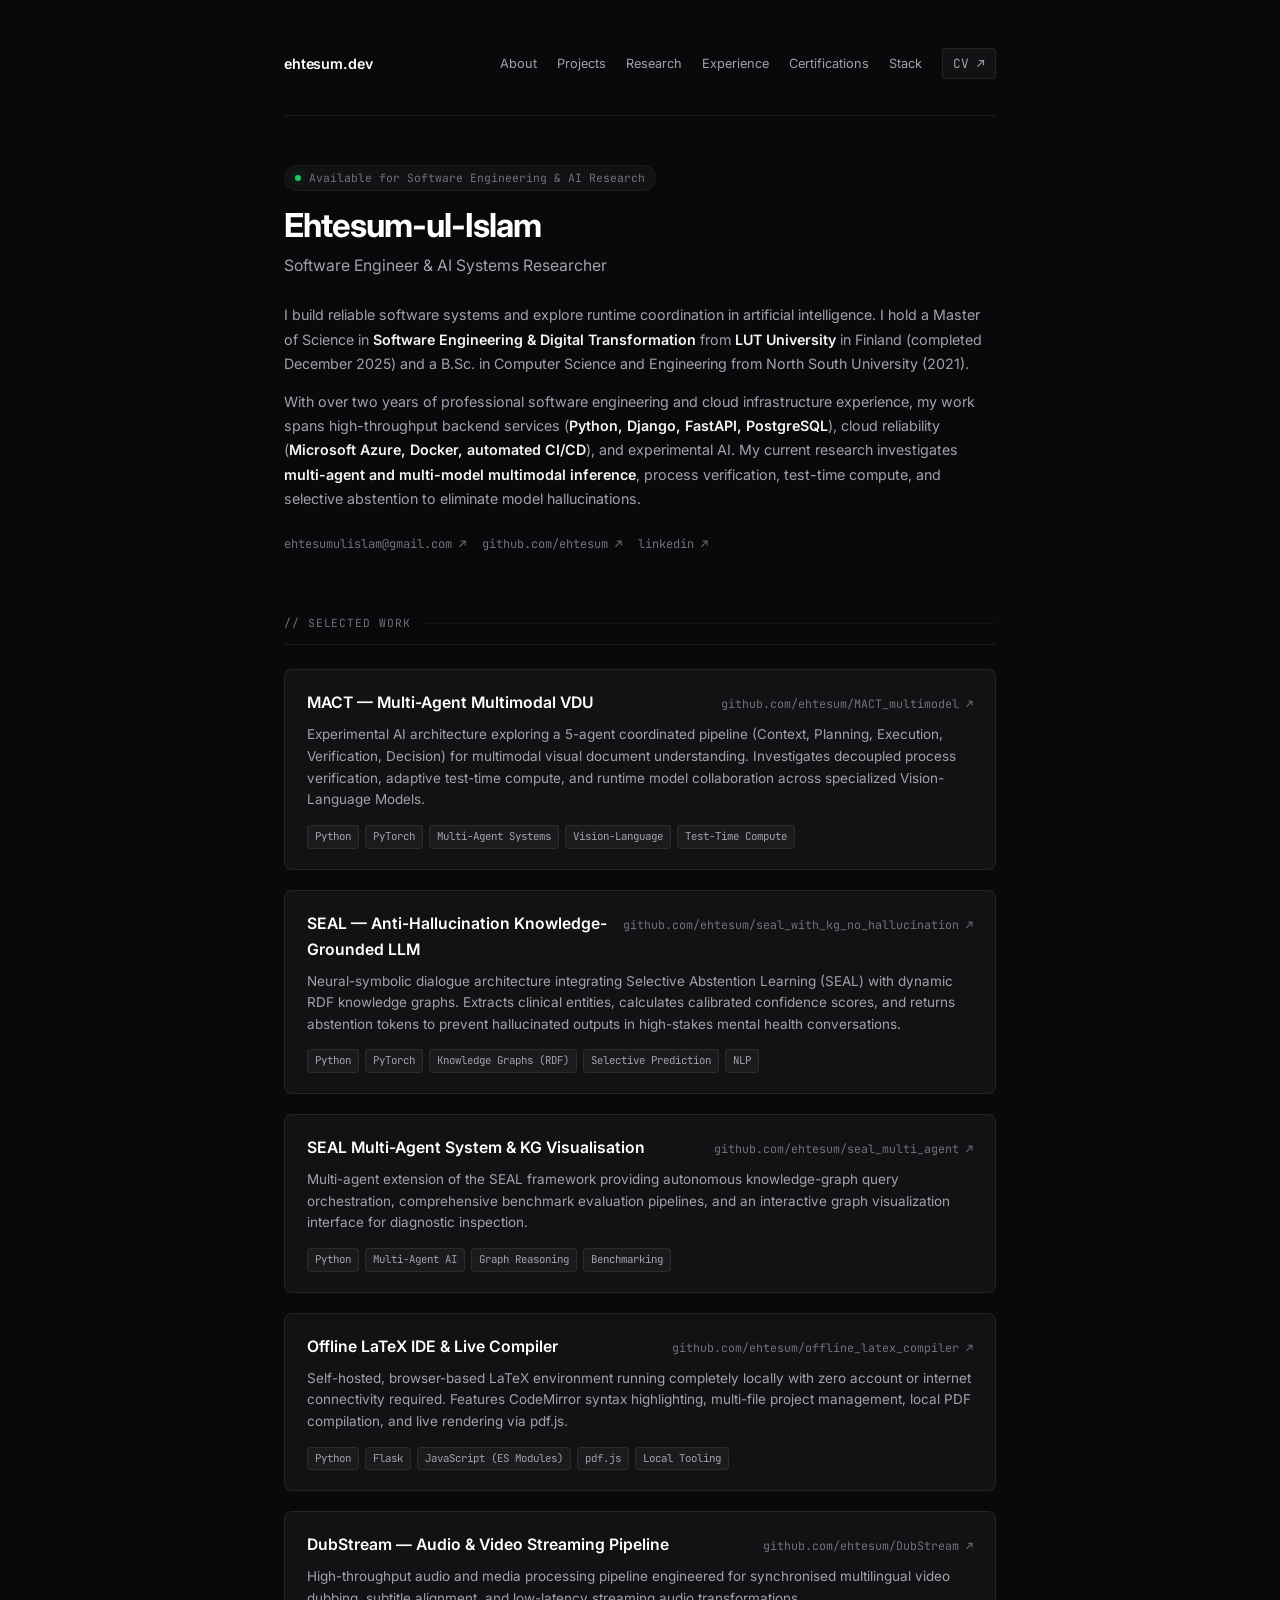
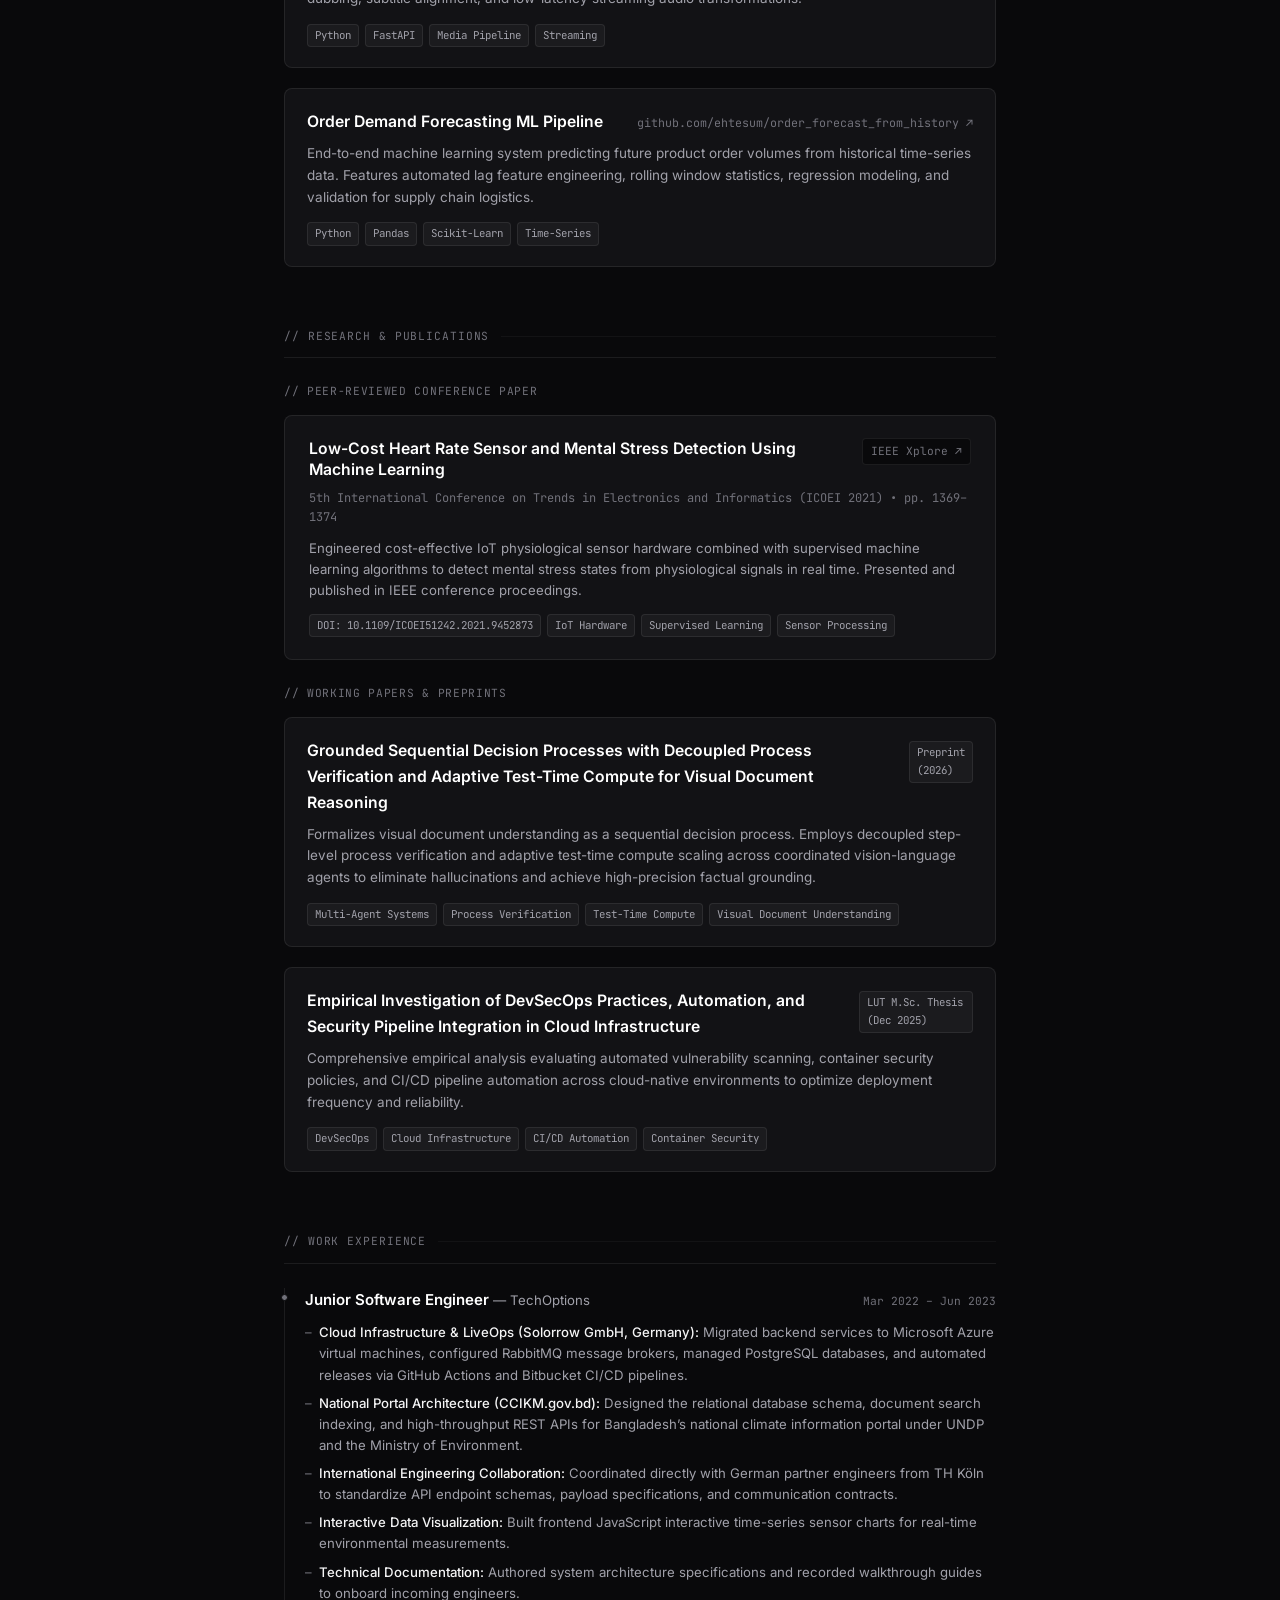
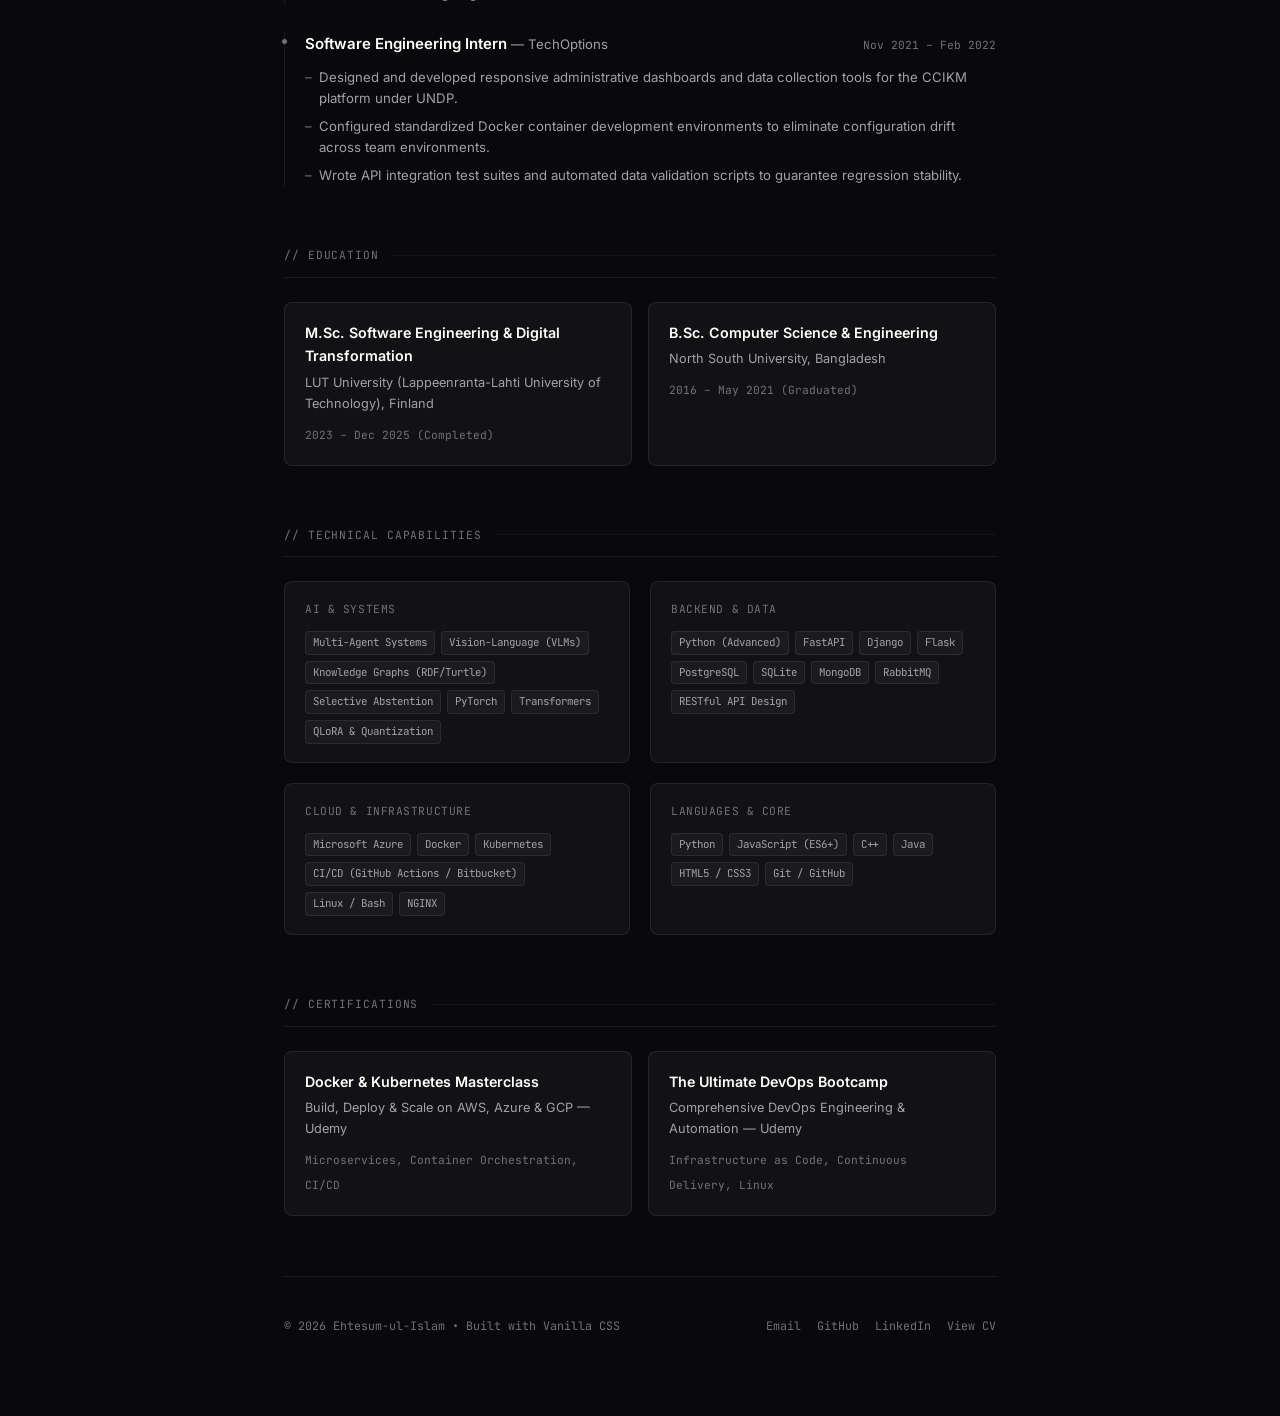
<file: index.html>
<!DOCTYPE html>
<html lang="en">
<head>
    <meta charset="UTF-8">
    <meta name="viewport" content="width=device-width, initial-scale=1.0">
    <meta name="description" content="Ehtesum-Ul-Islam — Software Engineer and AI Systems Researcher based in Finland. Focus on reliable AI, multi-agent multimodal systems, and scalable backend infrastructure.">
    <title>Ehtesum-ul-Islam</title>
    <link rel="stylesheet" href="style.css">
    <link rel="preconnect" href="https://fonts.googleapis.com">
    <link rel="preconnect" href="https://fonts.gstatic.com" crossorigin>
    <link href="https://fonts.googleapis.com/css2?family=Inter:wght@400;500;600;700&family=JetBrains+Mono:wght@400;500&display=swap" rel="stylesheet">
</head>
<body>

    <div class="site-wrapper">

        <!-- ── Navigation ──────────────────────────────────────── -->
        <header class="site-nav">
            <a href="#" class="brand">ehtesum.dev</a>
            <nav>
                <ul class="nav-links">
                    <li><a href="#about">About</a></li>
                    <li><a href="#projects">Projects</a></li>
                    <li><a href="#research">Research</a></li>
                    <li><a href="#experience">Experience</a></li>
                    <li><a href="#certifications">Certifications</a></li>
                    <li><a href="#stack">Stack</a></li>
                    <li><a href="cv.html" class="nav-cv-btn" target="_blank" rel="noopener">CV ↗</a></li>
                </ul>
            </nav>
        </header>

        <!-- ── Intro Header ───────────────────────────────────── -->
        <section class="intro-header" id="about">
            <div class="status-badge">
                <span class="status-dot"></span>
                <span>Available for Software Engineering &amp; AI Research</span>
            </div>

            <h1 class="author-title">Ehtesum-ul-Islam</h1>
            <p class="author-subtitle">Software Engineer &amp; AI Systems Researcher</p>

            <div class="intro-bio">
                <p>
                    I build reliable software systems and explore runtime coordination in artificial intelligence. 
                    I hold a Master of Science in <strong>Software Engineering &amp; Digital Transformation</strong> 
                    from <strong>LUT University</strong> in Finland (completed December 2025) and a B.Sc. in Computer 
                    Science and Engineering from North South University (2021).
                </p>
                <p>
                    With over two years of professional software engineering and cloud infrastructure experience, 
                    my work spans high-throughput backend services (<strong>Python, Django, FastAPI, PostgreSQL</strong>), 
                    cloud reliability (<strong>Microsoft Azure, Docker, automated CI/CD</strong>), and experimental AI. 
                    My current research investigates <strong>multi-agent and multi-model multimodal inference</strong>, 
                    process verification, test-time compute, and selective abstention to eliminate model hallucinations.
                </p>
            </div>

            <div class="intro-socials">
                <a href="mailto:ehtesumulislam@gmail.com">ehtesumulislam@gmail.com ↗</a>
                <a href="https://github.com/ehtesum" target="_blank" rel="noopener">github.com/ehtesum ↗</a>
                <a href="https://linkedin.com/in/ehtesum-ul-islam-01274a166/" target="_blank" rel="noopener">linkedin ↗</a>
            </div>
        </section>

        <!-- ── Selected Projects ──────────────────────────────── -->
        <section class="section" id="projects">
            <div class="section-label">// Selected Work</div>

            <div class="projects-stack">

                <!-- 1: MACT -->
                <article class="project-item">
                    <div class="project-top">
                        <h2 class="project-title">MACT — Multi-Agent Multimodal VDU</h2>
                        <a href="https://github.com/ehtesum/MACT_multimodel" target="_blank" rel="noopener" class="project-link">
                            github.com/ehtesum/MACT_multimodel ↗
                        </a>
                    </div>
                    <p class="project-desc">
                        Experimental AI architecture exploring a 5-agent coordinated pipeline (Context, Planning, Execution, Verification, Decision) 
                        for multimodal visual document understanding. Investigates decoupled process verification, adaptive test-time compute, 
                        and runtime model collaboration across specialized Vision-Language Models.
                    </p>
                    <div class="project-tags">
                        <span class="mono-tag">Python</span>
                        <span class="mono-tag">PyTorch</span>
                        <span class="mono-tag">Multi-Agent Systems</span>
                        <span class="mono-tag">Vision-Language</span>
                        <span class="mono-tag">Test-Time Compute</span>
                    </div>
                </article>

                <!-- 2: SEAL Anti-Hallucination -->
                <article class="project-item">
                    <div class="project-top">
                        <h2 class="project-title">SEAL — Anti-Hallucination Knowledge-Grounded LLM</h2>
                        <a href="https://github.com/ehtesum/seal_with_kg_no_hallucination" target="_blank" rel="noopener" class="project-link">
                            github.com/ehtesum/seal_with_kg_no_hallucination ↗
                        </a>
                    </div>
                    <p class="project-desc">
                        Neural-symbolic dialogue architecture integrating Selective Abstention Learning (SEAL) with dynamic RDF knowledge graphs. 
                        Extracts clinical entities, calculates calibrated confidence scores, and returns abstention tokens to prevent hallucinated 
                        outputs in high-stakes mental health conversations.
                    </p>
                    <div class="project-tags">
                        <span class="mono-tag">Python</span>
                        <span class="mono-tag">PyTorch</span>
                        <span class="mono-tag">Knowledge Graphs (RDF)</span>
                        <span class="mono-tag">Selective Prediction</span>
                        <span class="mono-tag">NLP</span>
                    </div>
                </article>

                <!-- 3: SEAL Multi-Agent -->
                <article class="project-item">
                    <div class="project-top">
                        <h2 class="project-title">SEAL Multi-Agent System &amp; KG Visualisation</h2>
                        <a href="https://github.com/ehtesum/seal_multi_agent" target="_blank" rel="noopener" class="project-link">
                            github.com/ehtesum/seal_multi_agent ↗
                        </a>
                    </div>
                    <p class="project-desc">
                        Multi-agent extension of the SEAL framework providing autonomous knowledge-graph query orchestration, comprehensive 
                        benchmark evaluation pipelines, and an interactive graph visualization interface for diagnostic inspection.
                    </p>
                    <div class="project-tags">
                        <span class="mono-tag">Python</span>
                        <span class="mono-tag">Multi-Agent AI</span>
                        <span class="mono-tag">Graph Reasoning</span>
                        <span class="mono-tag">Benchmarking</span>
                    </div>
                </article>

                <!-- 4: Offline LaTeX Compiler -->
                <article class="project-item">
                    <div class="project-top">
                        <h2 class="project-title">Offline LaTeX IDE &amp; Live Compiler</h2>
                        <a href="https://github.com/ehtesum/offline_latex_compiler" target="_blank" rel="noopener" class="project-link">
                            github.com/ehtesum/offline_latex_compiler ↗
                        </a>
                    </div>
                    <p class="project-desc">
                        Self-hosted, browser-based LaTeX environment running completely locally with zero account or internet connectivity required. 
                        Features CodeMirror syntax highlighting, multi-file project management, local PDF compilation, and live rendering via pdf.js.
                    </p>
                    <div class="project-tags">
                        <span class="mono-tag">Python</span>
                        <span class="mono-tag">Flask</span>
                        <span class="mono-tag">JavaScript (ES Modules)</span>
                        <span class="mono-tag">pdf.js</span>
                        <span class="mono-tag">Local Tooling</span>
                    </div>
                </article>

                <!-- 5: DubStream -->
                <article class="project-item">
                    <div class="project-top">
                        <h2 class="project-title">DubStream — Audio &amp; Video Streaming Pipeline</h2>
                        <a href="https://github.com/ehtesum/DubStream" target="_blank" rel="noopener" class="project-link">
                            github.com/ehtesum/DubStream ↗
                        </a>
                    </div>
                    <p class="project-desc">
                        High-throughput audio and media processing pipeline engineered for synchronised multilingual video dubbing, subtitle alignment, 
                        and low-latency streaming audio transformations.
                    </p>
                    <div class="project-tags">
                        <span class="mono-tag">Python</span>
                        <span class="mono-tag">FastAPI</span>
                        <span class="mono-tag">Media Pipeline</span>
                        <span class="mono-tag">Streaming</span>
                    </div>
                </article>

                <!-- 6: Order Forecasting -->
                <article class="project-item">
                    <div class="project-top">
                        <h2 class="project-title">Order Demand Forecasting ML Pipeline</h2>
                        <a href="https://github.com/ehtesum/order_forecast_from_history" target="_blank" rel="noopener" class="project-link">
                            github.com/ehtesum/order_forecast_from_history ↗
                        </a>
                    </div>
                    <p class="project-desc">
                        End-to-end machine learning system predicting future product order volumes from historical time-series data. Features 
                        automated lag feature engineering, rolling window statistics, regression modeling, and validation for supply chain logistics.
                    </p>
                    <div class="project-tags">
                        <span class="mono-tag">Python</span>
                        <span class="mono-tag">Pandas</span>
                        <span class="mono-tag">Scikit-Learn</span>
                        <span class="mono-tag">Time-Series</span>
                    </div>
                </article>

            </div>
        </section>

        <!-- ── Research & Publications ────────────────────────── -->
        <section class="section" id="research">
            <div class="section-label">// Research &amp; Publications</div>

            <div class="sub-section-title">// Peer-Reviewed Conference Paper</div>
            <article class="pub-item">
                <div class="pub-header">
                    <h2 class="pub-title">Low-Cost Heart Rate Sensor and Mental Stress Detection Using Machine Learning</h2>
                    <a href="https://doi.org/10.1109/ICOEI51242.2021.9452873" target="_blank" rel="noopener" class="pub-doi-link">
                        IEEE Xplore ↗
                    </a>
                </div>
                <div class="pub-venue">
                    5th International Conference on Trends in Electronics and Informatics (ICOEI 2021) • pp. 1369–1374
                </div>
                <p class="pub-desc">
                    Engineered cost-effective IoT physiological sensor hardware combined with supervised machine learning algorithms 
                    to detect mental stress states from physiological signals in real time. Presented and published in IEEE conference proceedings.
                </p>
                <div class="project-tags">
                    <span class="mono-tag">DOI: 10.1109/ICOEI51242.2021.9452873</span>
                    <span class="mono-tag">IoT Hardware</span>
                    <span class="mono-tag">Supervised Learning</span>
                    <span class="mono-tag">Sensor Processing</span>
                </div>
            </article>

            <div class="sub-section-title">// Working Papers &amp; Preprints</div>
            <div class="projects-stack">
                <article class="project-item">
                    <div class="project-top">
                        <h2 class="project-title">Grounded Sequential Decision Processes with Decoupled Process Verification and Adaptive Test-Time Compute for Visual Document Reasoning</h2>
                        <span class="mono-tag">Preprint (2026)</span>
                    </div>
                    <p class="project-desc">
                        Formalizes visual document understanding as a sequential decision process. Employs decoupled step-level 
                        process verification and adaptive test-time compute scaling across coordinated vision-language agents 
                        to eliminate hallucinations and achieve high-precision factual grounding.
                    </p>
                    <div class="project-tags">
                        <span class="mono-tag">Multi-Agent Systems</span>
                        <span class="mono-tag">Process Verification</span>
                        <span class="mono-tag">Test-Time Compute</span>
                        <span class="mono-tag">Visual Document Understanding</span>
                    </div>
                </article>

                <article class="project-item">
                    <div class="project-top">
                        <h2 class="project-title">Empirical Investigation of DevSecOps Practices, Automation, and Security Pipeline Integration in Cloud Infrastructure</h2>
                        <span class="mono-tag">LUT M.Sc. Thesis (Dec 2025)</span>
                    </div>
                    <p class="project-desc">
                        Comprehensive empirical analysis evaluating automated vulnerability scanning, container security policies, 
                        and CI/CD pipeline automation across cloud-native environments to optimize deployment frequency and reliability.
                    </p>
                    <div class="project-tags">
                        <span class="mono-tag">DevSecOps</span>
                        <span class="mono-tag">Cloud Infrastructure</span>
                        <span class="mono-tag">CI/CD Automation</span>
                        <span class="mono-tag">Container Security</span>
                    </div>
                </article>
            </div>
        </section>

        <!-- ── Work Experience ────────────────────────────────── -->
        <section class="section" id="experience">
            <div class="section-label">// Work Experience</div>

            <div class="exp-timeline">

                <!-- Role 1 -->
                <div class="exp-item">
                    <div class="exp-header">
                        <div>
                            <span class="exp-role">Junior Software Engineer</span>
                            <span class="exp-company"> — TechOptions</span>
                        </div>
                        <span class="exp-date">Mar 2022 – Jun 2023</span>
                    </div>
                    <ul class="exp-bullets">
                        <li>
                            <strong>Cloud Infrastructure &amp; LiveOps (Solorrow GmbH, Germany):</strong> Migrated backend services to Microsoft Azure 
                            virtual machines, configured RabbitMQ message brokers, managed PostgreSQL databases, and automated releases via GitHub Actions 
                            and Bitbucket CI/CD pipelines.
                        </li>
                        <li>
                            <strong>National Portal Architecture (CCIKM.gov.bd):</strong> Designed the relational database schema, document search indexing, 
                            and high-throughput REST APIs for Bangladesh’s national climate information portal under UNDP and the Ministry of Environment.
                        </li>
                        <li>
                            <strong>International Engineering Collaboration:</strong> Coordinated directly with German partner engineers from TH Köln 
                            to standardize API endpoint schemas, payload specifications, and communication contracts.
                        </li>
                        <li>
                            <strong>Interactive Data Visualization:</strong> Built frontend JavaScript interactive time-series sensor charts for real-time 
                            environmental measurements.
                        </li>
                        <li>
                            <strong>Technical Documentation:</strong> Authored system architecture specifications and recorded walkthrough guides 
                            to onboard incoming engineers.
                        </li>
                    </ul>
                </div>

                <!-- Role 2 -->
                <div class="exp-item">
                    <div class="exp-header">
                        <div>
                            <span class="exp-role">Software Engineering Intern</span>
                            <span class="exp-company"> — TechOptions</span>
                        </div>
                        <span class="exp-date">Nov 2021 – Feb 2022</span>
                    </div>
                    <ul class="exp-bullets">
                        <li>
                            Designed and developed responsive administrative dashboards and data collection tools for the CCIKM platform under UNDP.
                        </li>
                        <li>
                            Configured standardized Docker container development environments to eliminate configuration drift across team environments.
                        </li>
                        <li>
                            Wrote API integration test suites and automated data validation scripts to guarantee regression stability.
                        </li>
                    </ul>
                </div>

            </div>
        </section>

        <!-- ── Education ──────────────────────────────────────── -->
        <section class="section">
            <div class="section-label">// Education</div>

            <div class="edu-grid">
                <div class="edu-card">
                    <h3 class="edu-degree">M.Sc. Software Engineering &amp; Digital Transformation</h3>
                    <p class="edu-school">LUT University (Lappeenranta-Lahti University of Technology), Finland</p>
                    <span class="edu-period">2023 – Dec 2025 (Completed)</span>
                </div>

                <div class="edu-card">
                    <h3 class="edu-degree">B.Sc. Computer Science &amp; Engineering</h3>
                    <p class="edu-school">North South University, Bangladesh</p>
                    <span class="edu-period">2016 – May 2021 (Graduated)</span>
                </div>
            </div>
        </section>

        <!-- ── Technical Capabilities ──────────────────────────── -->
        <section class="section" id="stack">
            <div class="section-label">// Technical Capabilities</div>

            <div class="stack-groups">
                <div class="stack-group">
                    <div class="stack-group-title">AI &amp; Systems</div>
                    <div class="stack-group-tags">
                        <span class="mono-tag">Multi-Agent Systems</span>
                        <span class="mono-tag">Vision-Language (VLMs)</span>
                        <span class="mono-tag">Knowledge Graphs (RDF/Turtle)</span>
                        <span class="mono-tag">Selective Abstention</span>
                        <span class="mono-tag">PyTorch</span>
                        <span class="mono-tag">Transformers</span>
                        <span class="mono-tag">QLoRA &amp; Quantization</span>
                    </div>
                </div>

                <div class="stack-group">
                    <div class="stack-group-title">Backend &amp; Data</div>
                    <div class="stack-group-tags">
                        <span class="mono-tag">Python (Advanced)</span>
                        <span class="mono-tag">FastAPI</span>
                        <span class="mono-tag">Django</span>
                        <span class="mono-tag">Flask</span>
                        <span class="mono-tag">PostgreSQL</span>
                        <span class="mono-tag">SQLite</span>
                        <span class="mono-tag">MongoDB</span>
                        <span class="mono-tag">RabbitMQ</span>
                        <span class="mono-tag">RESTful API Design</span>
                    </div>
                </div>

                <div class="stack-group">
                    <div class="stack-group-title">Cloud &amp; Infrastructure</div>
                    <div class="stack-group-tags">
                        <span class="mono-tag">Microsoft Azure</span>
                        <span class="mono-tag">Docker</span>
                        <span class="mono-tag">Kubernetes</span>
                        <span class="mono-tag">CI/CD (GitHub Actions / Bitbucket)</span>
                        <span class="mono-tag">Linux / Bash</span>
                        <span class="mono-tag">NGINX</span>
                    </div>
                </div>

                <div class="stack-group">
                    <div class="stack-group-title">Languages &amp; Core</div>
                    <div class="stack-group-tags">
                        <span class="mono-tag">Python</span>
                        <span class="mono-tag">JavaScript (ES6+)</span>
                        <span class="mono-tag">C++</span>
                        <span class="mono-tag">Java</span>
                        <span class="mono-tag">HTML5 / CSS3</span>
                        <span class="mono-tag">Git / GitHub</span>
                    </div>
                </div>
            </div>
        </section>

        <!-- ── Certifications ─────────────────────────────────── -->
        <section class="section" id="certifications">
            <div class="section-label">// Certifications</div>

            <div class="edu-grid">
                <div class="edu-card">
                    <h3 class="edu-degree">Docker &amp; Kubernetes Masterclass</h3>
                    <p class="edu-school">Build, Deploy &amp; Scale on AWS, Azure &amp; GCP — Udemy</p>
                    <span class="edu-period">Microservices, Container Orchestration, CI/CD</span>
                </div>

                <div class="edu-card">
                    <h3 class="edu-degree">The Ultimate DevOps Bootcamp</h3>
                    <p class="edu-school">Comprehensive DevOps Engineering &amp; Automation — Udemy</p>
                    <span class="edu-period">Infrastructure as Code, Continuous Delivery, Linux</span>
                </div>
            </div>
        </section>

        <!-- ── Site Footer ────────────────────────────────────── -->
        <footer class="site-footer">
            <div>
                © 2026 Ehtesum-ul-Islam • Built with Vanilla CSS
            </div>
            <div class="footer-links">
                <a href="mailto:ehtesumulislam@gmail.com">Email</a>
                <a href="https://github.com/ehtesum" target="_blank" rel="noopener">GitHub</a>
                <a href="https://linkedin.com/in/ehtesum-ul-islam-01274a166/" target="_blank" rel="noopener">LinkedIn</a>
                <a href="cv.html" target="_blank" rel="noopener">View CV</a>
            </div>
        </footer>

    </div>

    <script src="script.js"></script>
</body>
</html>
</file>
<file: style.css>
/* ============================================================
   EHTESUM-UL-ISLAM — MINIMALIST MONOCHROME PORTFOLIO
   100% Vanilla CSS • Zero frameworks • Grayscale palette
============================================================ */

:root {
    --bg: #09090b;
    --bg-subtle: #121215;
    --surface: #141417;
    --surface-hover: #1c1c20;
    --border: rgba(255, 255, 255, 0.08);
    --border-hover: rgba(255, 255, 255, 0.22);
    --border-subtle: rgba(255, 255, 255, 0.04);
    
    --text: #f4f4f5;
    --text-muted: #a1a1aa;
    --text-dim: #71717a;
    --text-faint: #52525b;
    --white: #ffffff;
    
    --font-sans: 'Inter', -apple-system, BlinkMacSystemFont, "Segoe UI", Roboto, Helvetica, Arial, sans-serif;
    --font-mono: 'JetBrains Mono', 'Fira Code', ui-monospace, SFMono-Regular, Menlo, Monaco, Consolas, monospace;
    
    --max-w: 760px;
    --radius: 8px;
    --radius-sm: 4px;
    --ease: cubic-bezier(0.16, 1, 0.3, 1);
}

/* ── Reset & Baseline ────────────────────────────────────── */
*, *::before, *::after {
    margin: 0;
    padding: 0;
    box-sizing: border-box;
}

html {
    scroll-behavior: smooth;
    background-color: var(--bg);
    color: var(--text);
    font-family: var(--font-sans);
    font-size: 15px;
    line-height: 1.65;
    -webkit-font-smoothing: antialiased;
    -moz-osx-font-smoothing: grayscale;
}

::selection {
    background: rgba(255, 255, 255, 0.25);
    color: var(--white);
}

body {
    min-height: 100vh;
    display: flex;
    flex-direction: column;
    overflow-x: hidden;
    color: var(--text);
    background-color: var(--bg);
}

a {
    color: inherit;
    text-decoration: none;
    transition: color 0.18s var(--ease), border-color 0.18s var(--ease);
}

/* ── Layout Container ────────────────────────────────────── */
.site-wrapper {
    max-width: var(--max-w);
    margin: 0 auto;
    padding: 48px 24px 80px;
    width: 100%;
}

/* ── Navigation ──────────────────────────────────────────── */
.site-nav {
    display: flex;
    justify-content: space-between;
    align-items: center;
    padding-bottom: 36px;
    margin-bottom: 48px;
    border-bottom: 1px solid var(--border);
}

.brand {
    font-size: 0.95rem;
    font-weight: 600;
    letter-spacing: -0.01em;
    color: var(--white);
    display: flex;
    align-items: center;
    gap: 8px;
}

.brand:hover {
    color: var(--text-muted);
}

.nav-links {
    display: flex;
    align-items: center;
    gap: 20px;
    list-style: none;
}

.nav-links a {
    font-size: 0.85rem;
    color: var(--text-muted);
    transition: color 0.15s var(--ease);
}

.nav-links a:hover {
    color: var(--white);
}

.nav-cv-btn {
    display: inline-flex;
    align-items: center;
    gap: 4px;
    font-size: 0.8rem;
    font-family: var(--font-mono);
    color: var(--text);
    padding: 4px 10px;
    border: 1px solid var(--border);
    border-radius: var(--radius-sm);
    background: var(--bg-subtle);
    transition: background 0.15s var(--ease), border-color 0.15s var(--ease);
}

.nav-cv-btn:hover {
    background: var(--surface);
    border-color: var(--border-hover);
    color: var(--white);
}

/* ── Header / Introduction ───────────────────────────────── */
.intro-header {
    margin-bottom: 56px;
}

.status-badge {
    display: inline-flex;
    align-items: center;
    gap: 8px;
    font-family: var(--font-mono);
    font-size: 0.76rem;
    color: var(--text-dim);
    margin-bottom: 16px;
    padding: 3px 10px;
    border: 1px solid var(--border-subtle);
    border-radius: 999px;
    background: var(--bg-subtle);
}

.status-dot {
    width: 6px;
    height: 6px;
    border-radius: 50%;
    background: #22c55e;
    box-shadow: 0 0 8px rgba(34, 197, 94, 0.4);
}

.author-title {
    font-size: 2.2rem;
    font-weight: 700;
    letter-spacing: -0.03em;
    color: var(--white);
    margin-bottom: 8px;
    line-height: 1.15;
}

.author-subtitle {
    font-size: 1.05rem;
    font-weight: 400;
    color: var(--text-muted);
    margin-bottom: 24px;
}

.intro-bio {
    color: var(--text-muted);
    font-size: 0.95rem;
    line-height: 1.7;
    margin-bottom: 24px;
}

.intro-bio p {
    margin-bottom: 14px;
}

.intro-bio strong {
    color: var(--text);
    font-weight: 600;
}

.intro-socials {
    display: flex;
    align-items: center;
    gap: 16px;
    flex-wrap: wrap;
    font-family: var(--font-mono);
    font-size: 0.8rem;
}

.intro-socials a {
    color: var(--text-dim);
    display: inline-flex;
    align-items: center;
    gap: 4px;
    padding-bottom: 2px;
    border-bottom: 1px solid transparent;
}

.intro-socials a:hover {
    color: var(--white);
    border-bottom-color: var(--white);
}

/* ── Section Structure ───────────────────────────────────── */
.section {
    margin-bottom: 60px;
}

.section-label {
    display: flex;
    align-items: center;
    gap: 12px;
    font-family: var(--font-mono);
    font-size: 0.75rem;
    letter-spacing: 0.08em;
    text-transform: uppercase;
    color: var(--text-dim);
    margin-bottom: 24px;
    padding-bottom: 12px;
    border-bottom: 1px solid var(--border);
}

.section-label::after {
    content: '';
    flex: 1;
    height: 1px;
    background: var(--border-subtle);
}

/* ── Selected Projects ───────────────────────────────────── */
.projects-stack {
    display: flex;
    flex-direction: column;
    gap: 20px;
}

.project-item {
    background: var(--bg-subtle);
    border: 1px solid var(--border);
    border-radius: var(--radius);
    padding: 20px 22px;
    transition: border-color 0.18s var(--ease), background 0.18s var(--ease), transform 0.18s var(--ease);
}

.project-item:hover {
    border-color: var(--border-hover);
    background: var(--surface);
    transform: translateY(-2px);
}

.project-top {
    display: flex;
    justify-content: space-between;
    align-items: baseline;
    gap: 12px;
    margin-bottom: 8px;
}

.project-title {
    font-size: 1.05rem;
    font-weight: 600;
    color: var(--white);
}

.project-link {
    font-family: var(--font-mono);
    font-size: 0.78rem;
    color: var(--text-dim);
    display: inline-flex;
    align-items: center;
    gap: 4px;
    white-space: nowrap;
}

.project-item:hover .project-link {
    color: var(--text);
}

.project-desc {
    font-size: 0.9rem;
    color: var(--text-muted);
    line-height: 1.6;
    margin-bottom: 14px;
}

.project-tags {
    display: flex;
    flex-wrap: wrap;
    gap: 6px;
}

.mono-tag {
    font-family: var(--font-mono);
    font-size: 0.72rem;
    padding: 2px 7px;
    border-radius: 4px;
    background: rgba(255, 255, 255, 0.04);
    border: 1px solid var(--border);
    color: var(--text-muted);
}

/* ── Architecture Diagram ────────────────────────────────── */
.arch-diagram {
    margin: 12px 0 14px 0;
    padding: 14px 16px;
    background: #0d0d0d;
    border: 1px solid var(--border);
    border-radius: var(--radius-sm);
    overflow-x: auto;
}

.arch-diagram pre {
    margin: 0;
    font-family: var(--font-mono);
    font-size: 0.73rem;
    line-height: 1.45;
    color: #c9d1d9;
    letter-spacing: 0.02em;
}

.sub-section-title {
    font-family: var(--font-mono);
    font-size: 0.75rem;
    text-transform: uppercase;
    letter-spacing: 0.06em;
    color: var(--text-dim);
    margin: 24px 0 14px 0;
}

/* ── Research & Publications ─────────────────────────────── */
.pub-item {
    background: var(--bg-subtle);
    border: 1px solid var(--border);
    border-radius: var(--radius);
    padding: 22px 24px;
    transition: border-color 0.18s var(--ease);
}

.pub-item:hover {
    border-color: var(--border-hover);
}

.pub-header {
    display: flex;
    justify-content: space-between;
    align-items: flex-start;
    gap: 16px;
    margin-bottom: 8px;
}

.pub-title {
    font-size: 1.05rem;
    font-weight: 600;
    color: var(--white);
    line-height: 1.35;
}

.pub-doi-link {
    font-family: var(--font-mono);
    font-size: 0.75rem;
    color: var(--text-dim);
    padding: 3px 8px;
    border: 1px solid var(--border);
    border-radius: var(--radius-sm);
    white-space: nowrap;
    background: var(--bg);
}

.pub-doi-link:hover {
    color: var(--white);
    border-color: var(--border-hover);
}

.pub-venue {
    font-family: var(--font-mono);
    font-size: 0.8rem;
    color: var(--text-dim);
    margin-bottom: 10px;
}

.pub-desc {
    font-size: 0.88rem;
    color: var(--text-muted);
    line-height: 1.6;
    margin-bottom: 12px;
}

/* ── Experience & Timeline ───────────────────────────────── */
.exp-timeline {
    display: flex;
    flex-direction: column;
    gap: 28px;
}

.exp-item {
    border-left: 1px solid var(--border);
    padding-left: 20px;
    position: relative;
}

.exp-item::before {
    content: '';
    position: absolute;
    left: -4px;
    top: 6px;
    width: 7px;
    height: 7px;
    border-radius: 50%;
    background: var(--text-dim);
    border: 1px solid var(--bg);
}

.exp-header {
    display: flex;
    justify-content: space-between;
    align-items: baseline;
    gap: 12px;
    margin-bottom: 4px;
}

.exp-role {
    font-size: 1rem;
    font-weight: 600;
    color: var(--white);
}

.exp-company {
    color: var(--text-muted);
    font-size: 0.88rem;
}

.exp-date {
    font-family: var(--font-mono);
    font-size: 0.75rem;
    color: var(--text-dim);
    white-space: nowrap;
}

.exp-bullets {
    list-style: none;
    margin-top: 10px;
    display: flex;
    flex-direction: column;
    gap: 7px;
}

.exp-bullets li {
    font-size: 0.88rem;
    color: var(--text-muted);
    line-height: 1.6;
    position: relative;
    padding-left: 14px;
}

.exp-bullets li::before {
    content: '–';
    position: absolute;
    left: 0;
    color: var(--text-dim);
}

.exp-bullets strong {
    color: var(--text);
    font-weight: 500;
}

/* ── Education ───────────────────────────────────────────── */
.edu-grid {
    display: grid;
    grid-template-columns: 1fr 1fr;
    gap: 16px;
}

.edu-card {
    background: var(--bg-subtle);
    border: 1px solid var(--border);
    border-radius: var(--radius);
    padding: 18px 20px;
}

.edu-degree {
    font-size: 0.95rem;
    font-weight: 600;
    color: var(--white);
    margin-bottom: 4px;
}

.edu-school {
    font-size: 0.85rem;
    color: var(--text-muted);
    margin-bottom: 8px;
}

.edu-period {
    font-family: var(--font-mono);
    font-size: 0.75rem;
    color: var(--text-dim);
}

/* ── Technical Stack ─────────────────────────────────────── */
.stack-groups {
    display: grid;
    grid-template-columns: 1fr 1fr;
    gap: 20px;
}

.stack-group {
    background: var(--bg-subtle);
    border: 1px solid var(--border);
    border-radius: var(--radius);
    padding: 18px 20px;
}

.stack-group-title {
    font-family: var(--font-mono);
    font-size: 0.75rem;
    text-transform: uppercase;
    letter-spacing: 0.05em;
    color: var(--text-dim);
    margin-bottom: 12px;
}

.stack-group-tags {
    display: flex;
    flex-wrap: wrap;
    gap: 6px;
}

/* ── Footer / Contact ────────────────────────────────────── */
.site-footer {
    padding-top: 40px;
    border-top: 1px solid var(--border);
    display: flex;
    justify-content: space-between;
    align-items: center;
    flex-wrap: wrap;
    gap: 16px;
    font-family: var(--font-mono);
    font-size: 0.78rem;
    color: var(--text-dim);
}

.footer-links {
    display: flex;
    gap: 16px;
}

.footer-links a:hover {
    color: var(--white);
}

/* ── Responsive ──────────────────────────────────────────── */
@media (max-width: 640px) {
    .site-wrapper {
        padding: 28px 18px 60px;
    }

    .site-nav {
        flex-direction: column;
        align-items: flex-start;
        gap: 16px;
    }

    .nav-links {
        flex-wrap: wrap;
        gap: 14px;
    }

    .author-title {
        font-size: 1.8rem;
    }

    .edu-grid,
    .stack-groups {
        grid-template-columns: 1fr;
    }

    .exp-header {
        flex-direction: column;
        gap: 2px;
    }

    .project-top {
        flex-direction: column;
        gap: 4px;
    }
}
</file>
